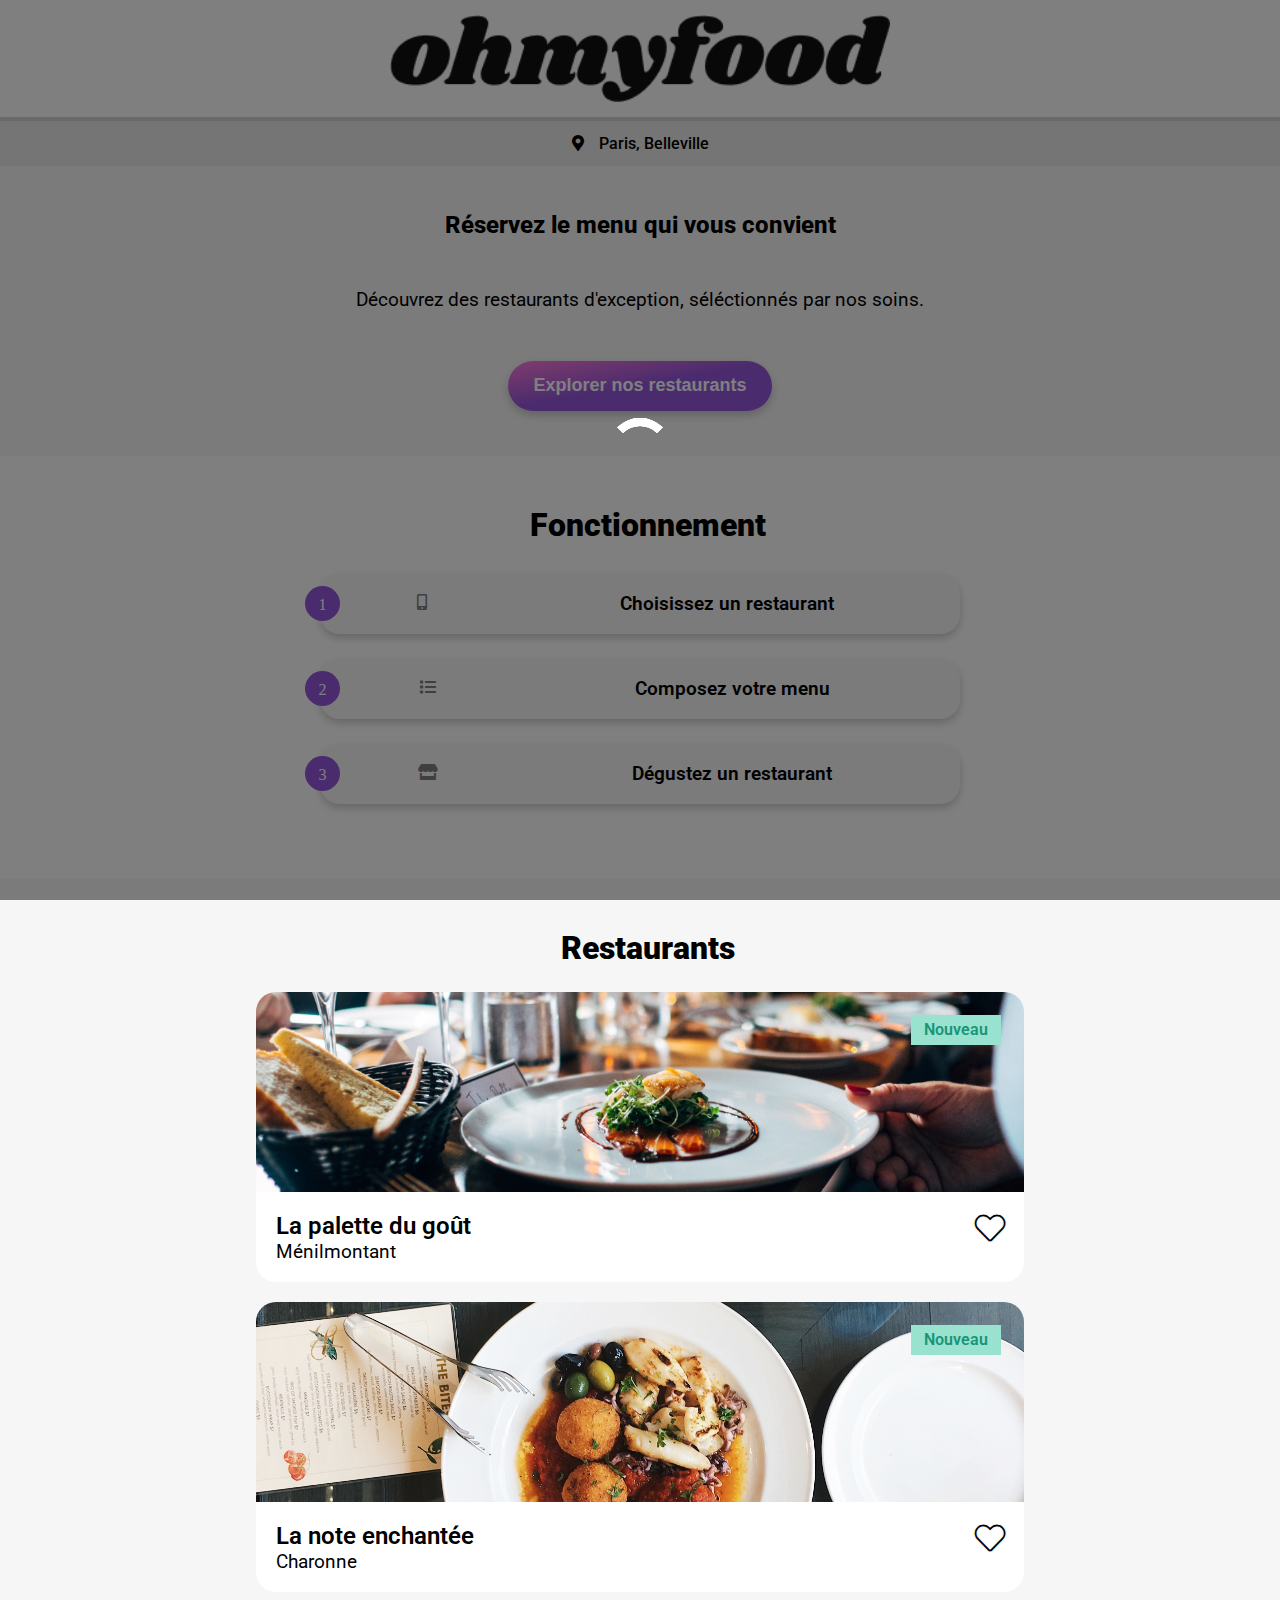
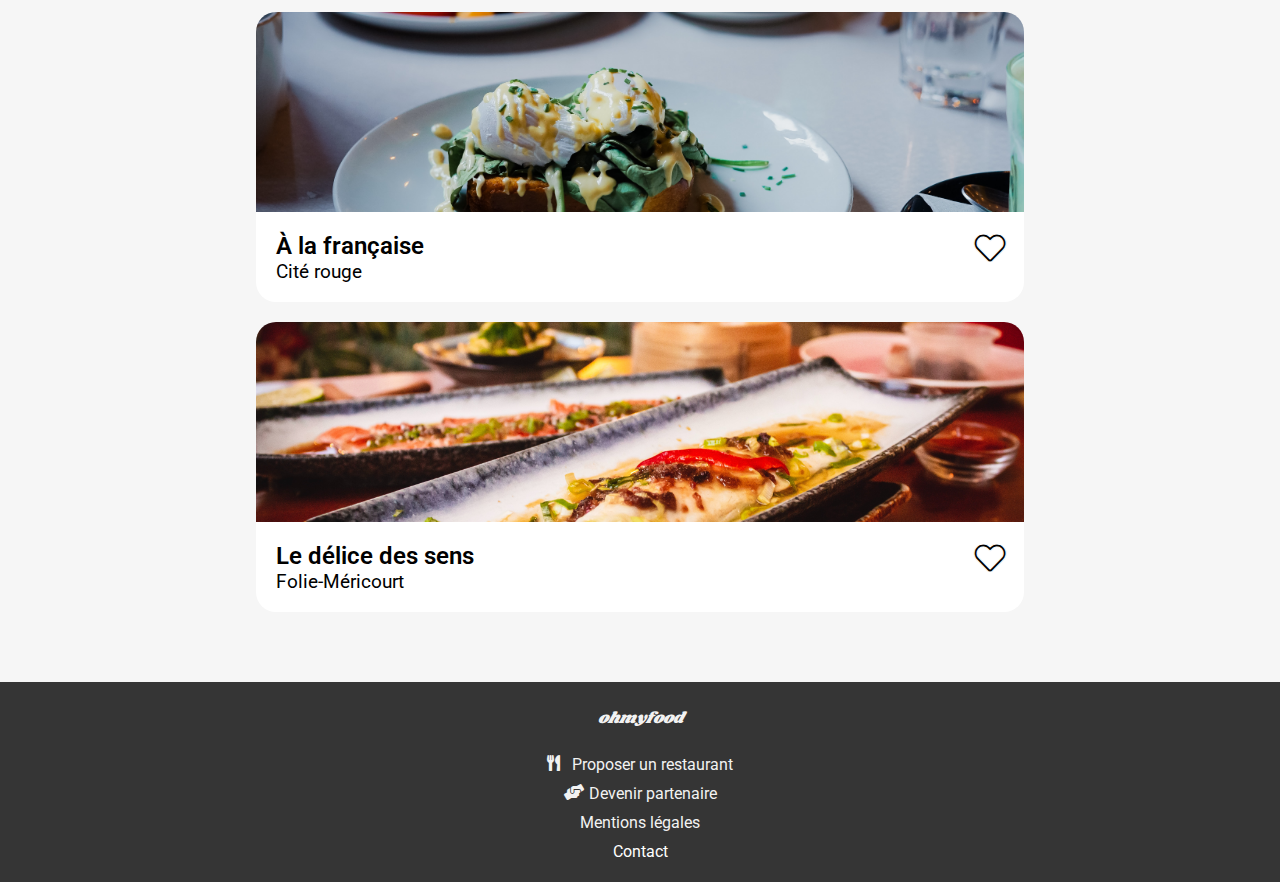
<file: index.html>
<!DOCTYPE html>
<html lang="fr">
<head>
    <meta charset="UTF-8">
    <meta http-equiv="X-UA-Compatible" content="IE=edge">
    <meta name="viewport" content="width=device-width, initial-scale=1.0">
    <link rel="stylesheet" href="https://cdnjs.cloudflare.com/ajax/libs/font-awesome/5.15.4/css/all.min.css" 
    integrity="sha512-1ycn6IcaQQ40/MKBW2W4Rhis/DbILU74C1vSrLJxCq57o941Ym01SwNsOMqvEBFlcgUa6xLiPY/NS5R+E6ztJQ==" crossorigin="anonymous" referrerpolicy="no-referrer"/>
    <link rel="preconnect" href="https://fonts.googleapis.com">
    <link rel="preconnect" href="https://fonts.gstatic.com" crossorigin>
    <link href="https://fonts.googleapis.com/css2?family=Roboto:wght@100;300;400;500;700;900&family=Shrikhand&display=swap" rel="stylesheet">
    <link rel="stylesheet" href="https://cdnjs.cloudflare.com/ajax/libs/font-awesome/4.7.0/css/font-awesome.min.css">
    <link rel="stylesheet" href="css/style.css">
    <title>Ohmyfood</title>
</head>

<body>

    <div id="overlay">
        <div class="lds-ring"><div></div><div></div><div></div><div></div></div>
    </div>
    
    <header>
        <div id="logo-wrapper">
            <i id="arrow-accueil" class="fas fa-arrow-left"></i>
            <img src="../images/logo/ohmyfood.png" alt="">          
        </div>
        <div id="hl-margintop"></div>
        <div id="header-location">
            <i class="fas fa-map-marker-alt"></i>
            <p>Paris, Belleville</p>
        </div>
        <div id="header-explorer">
            <p>Réservez le menu qui vous convient</p>
            <p>Découvrez des restaurants d'exception, séléctionnés par nos soins.</p>
            <button ><a href="#main-menu">Explorer nos restaurants</a></button>

        </div>
        
    </header>

    <main id="main-index">
        <p>Fonctionnement</p>
        <div id="main-process">
            
            <div class="main-list">
                <div class="main-numbers">1</div>
                <span><i class="fas fa-mobile-alt"></i></span>
                <p>Choisissez un restaurant</p>
            </div>
            
            <div class="main-list">
                <div class="main-numbers">2</div>
                <span><i class="fas fa-list"></i></span>
                <p>Composez votre menu</p>
            </div>
            <div class="main-list">
                <div class="main-numbers">3</div>
                <span><i class="fas fa-store"></i></span>
                <p>Dégustez un restaurant</p>
            </div>
        </div>

        <div id="main-menu">
            <p>Restaurants</p>
            <div class="menu-cards">
                <a href="menu_la_palette_du_gout.html"><div class="card-image">
                    <img src="/images/restaurants/jay-wennington-N_Y88TWmGwA-unsplash.jpg" alt="">
                    <p>Nouveau</p>
                </div></a> 
                <div class="card-text">
                    <div style="display:flex; flex-direction: column;">
                        <p>La palette du goût</p>
                        <p>Ménilmontant</p>
                    </div>
            
                    <div  class="card-heart">
                        <i class="fas fa-heart"></i>
                        <i class="far fa-heart"></i>
                    </div>
                </div>  
                
                <a href="menu_la_note_enchantee.html"><div class="card-image">
                    <img src="/images/restaurants/stil-u2Lp8tXIcjw-unsplash.jpg" alt="">
                    <p>Nouveau</p>
                </div></a>
                <div class="card-text">
                    <div>
                        <p>La note enchantée</p>
                        <p>Charonne</p>
                    </div>
                    <div  class="card-heart">
                        <i class="fas fa-heart"></i>
                        <i class="far fa-heart"></i>
                    </div>
                </div> 
                <a href="menu_a_la_francaise.html"><div class="card-image">
                    <img src="/images/restaurants/toa-heftiba-DQKerTsQwi0-unsplash.jpg" alt="">
                </div></a>
                <div class="card-text">
                    <div>
                        <p>À la française</p>
                        <p>Cité rouge</p>
                    </div>
                    <div  class="card-heart">
                        <i class="fas fa-heart"></i>
                        <i class="far fa-heart"></i>
                    </div>
                </div> 
                <a href="menu_le_delice_des_sens.html"><div class="card-image">
                    <img src="/images/restaurants/louis-hansel-shotsoflouis-qNBGVyOCY8Q-unsplash.jpg" alt="">
                </div></a>
                <div class="card-text">
                    <div>
                        <p>Le délice des sens</p>
                        <p>Folie-Méricourt</p>
                    </div>
                    <div  class="card-heart">
                        <i class="fas fa-heart"></i>
                        <i class="far fa-heart"></i>
                    </div>
                </div> 
            </div>
        </div>
        
    </main>

    <footer>
        <span id="footer-title">
            ohmyfood
        </span>
        <div id="footer-menu">
            <div id="footer-restaurant">
                <i class="fas fa-utensils"></i>
                <p>Proposer un restaurant</p>
            </div>
            <div id="footer-partners">
                <i class="fas fa-hands-helping"></i>
                <p>Devenir partenaire</p>
            </div>
                <p>Mentions légales</p>
                <a href="mailto:"><p>Contact</p></a>

        </div>
    </footer>
</body>
</html>
</file>
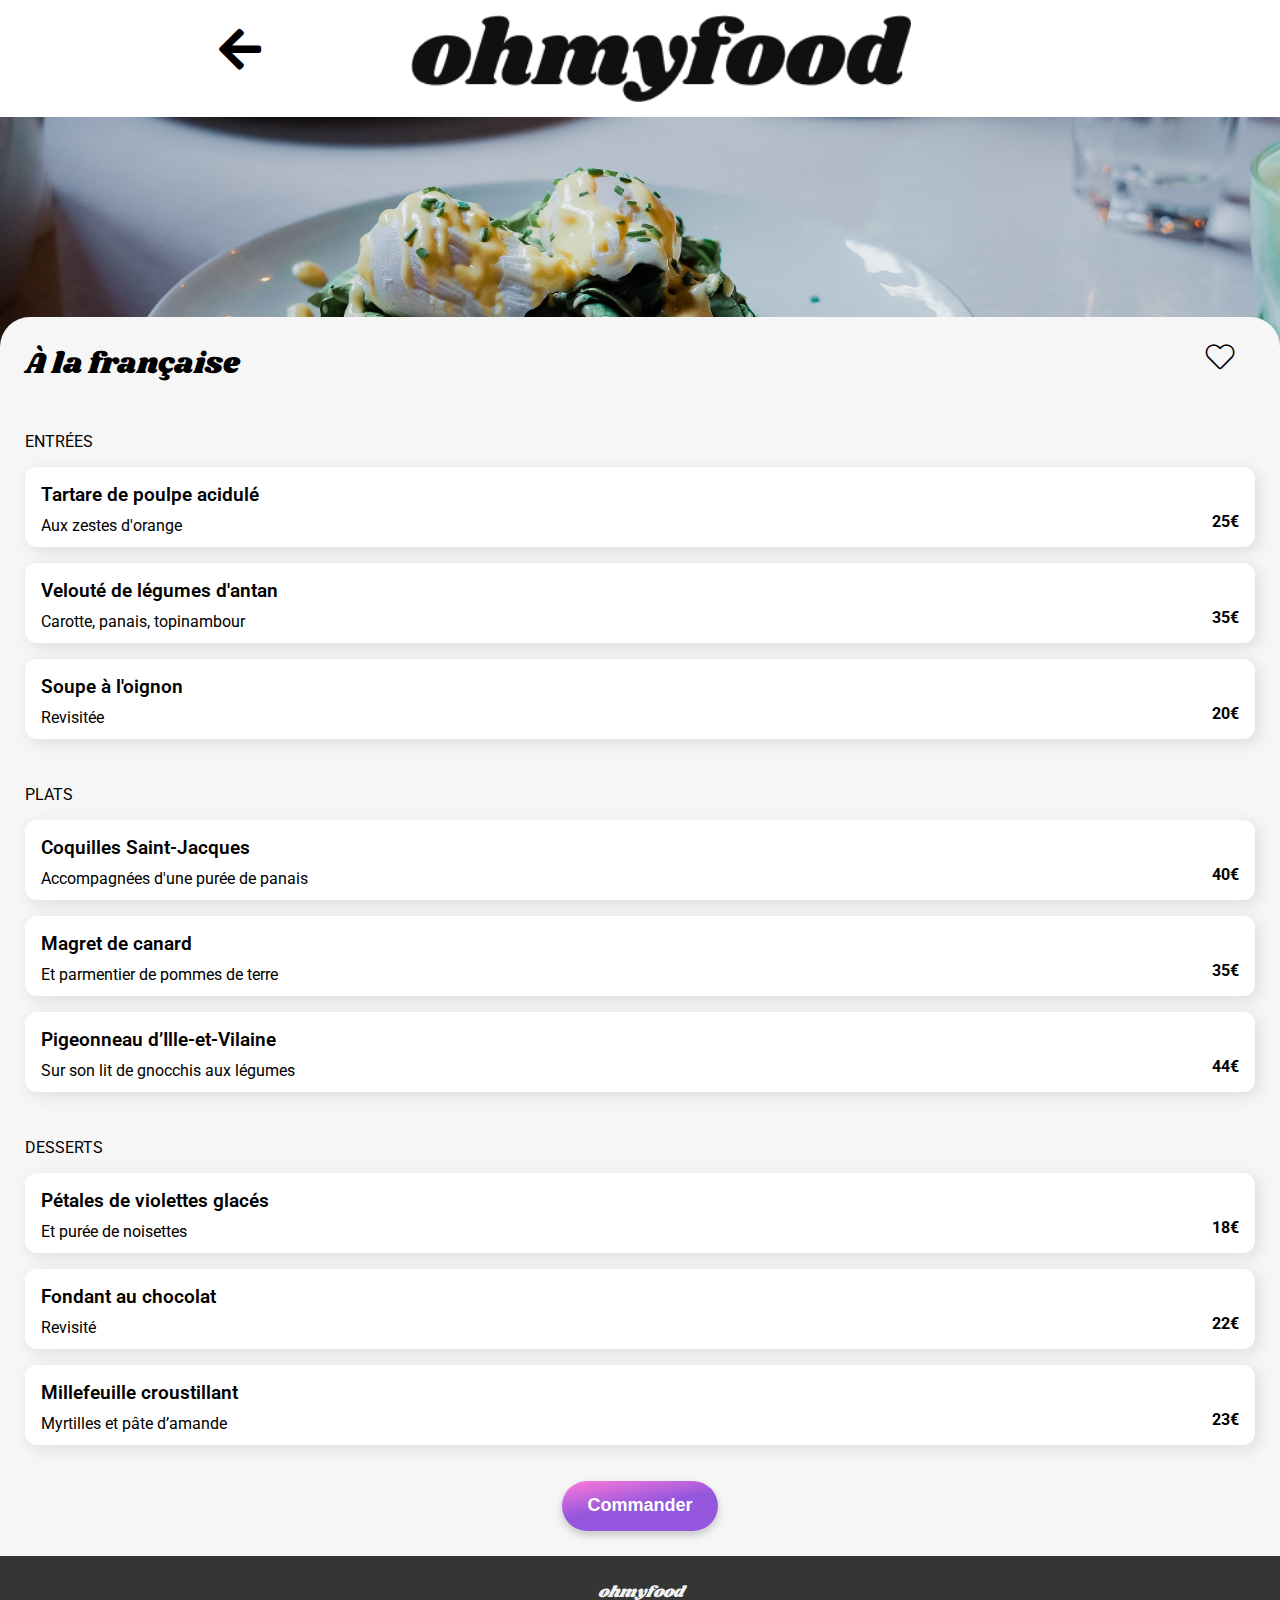
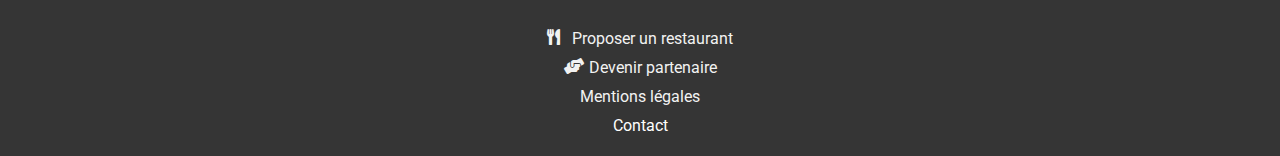
<file: menu_a_la_francaise.html>
<!DOCTYPE html>
<html lang="fr">
<head>
    <meta charset="UTF-8">
    <meta http-equiv="X-UA-Compatible" content="IE=edge">
    <meta name="viewport" content="width=device-width, initial-scale=1.0">
    <link rel="stylesheet" href="https://cdnjs.cloudflare.com/ajax/libs/font-awesome/5.15.4/css/all.min.css" integrity="sha512-1ycn6IcaQQ40/MKBW2W4Rhis/DbILU74C1vSrLJxCq57o941Ym01SwNsOMqvEBFlcgUa6xLiPY/NS5R+E6ztJQ==" crossorigin="anonymous" referrerpolicy="no-referrer" />
    <link rel="preconnect" href="https://fonts.googleapis.com">
    <link rel="preconnect" href="https://fonts.gstatic.com" crossorigin>
    <link href="https://fonts.googleapis.com/css2?family=Roboto:wght@100;300;400;500;700;900&family=Shrikhand&display=swap" rel="stylesheet">
    <link rel="stylesheet" href="https://cdnjs.cloudflare.com/ajax/libs/font-awesome/4.7.0/css/font-awesome.min.css">
    <link rel="stylesheet" href="css/style.css">
    <title>Menu - Le délice des sens</title>
</head>
<body>
    <header>
        <div id="logo-wrapper">
            <a href="index.html"><i class="fas fa-arrow-left"></i></a>
            <img src="/images/logo/ohmyfood.png" alt="">          
        </div>
        <img class="menu-image" src="/images/restaurants/toa-heftiba-DQKerTsQwi0-unsplash.jpg" alt="">
    </header>

    <main class="details-menu">
        <div class="menu-title">
            <span>À la française</span>
            <div  class="card-heart">
                <i class="fas fa-heart"></i>
                <i class="far fa-heart"></i>
            </div>
        </div>

        <div class="menu-entrees">
            <p class="menu-underline">ENTRÉES</p>
            <div class="main-dishes">
                <div class="menu-card__wrapper">
                    <div class="menu-card__wrapper__text-content">
                        <h4>Tartare de poulpe acidulé </h4>
                        <p>Aux zestes d'orange</p>
                    </div>
                    <div class="menu-card__wrapper__price">25€</div>
                    <div class="menu-card__wrapper__checkbox-div">
                        <span class="menu-card__wrapper__checkbox-div__icon-wrapper">
                            <i class="fas fa-check menu-card__wrapper__checkbox-div__icon-wrapper__icon"></i>
                        </span>
                    </div>
                </div>
                
                <div class="menu-card__wrapper">
                    <div class="menu-card__wrapper__text-content">
                        <h4>Velouté de légumes d'antan</h4>
                        <p>Carotte, panais, topinambour</p>
                    </div>
                    <div class="menu-card__wrapper__price">35€</div>
                    <div class="menu-card__wrapper__checkbox-div">
                        <span class="menu-card__wrapper__checkbox-div__icon-wrapper">
                            <i class="fas fa-check menu-card__wrapper__checkbox-div__icon-wrapper__icon"></i>
                        </span>
                    </div>
                </div>
                <div class="menu-card__wrapper">
                    <div class="menu-card__wrapper__text-content">
                        <h4>Soupe à l'oignon</h4>
                        <p>Revisitée</p>
                    </div>
                    <div class="menu-card__wrapper__price">20€</div>
                    <div class="menu-card__wrapper__checkbox-div">
                        <span class="menu-card__wrapper__checkbox-div__icon-wrapper">
                            <i class="fas fa-check menu-card__wrapper__checkbox-div__icon-wrapper__icon"></i>
                        </span>
                    </div>
                </div>
            </div>
        </div>

        <div class="menu-plats">
            <p class="menu-underline">PLATS</p>
            <div class="main-dishes">
                <div class="menu-card__wrapper">
                    <div class="menu-card__wrapper__text-content">
                        <h4>Coquilles Saint-Jacques</h4>
                        <p>Accompagnées d'une purée de panais</p>
                    </div>
                    <div class="menu-card__wrapper__price">40€</div>
                    <div class="menu-card__wrapper__checkbox-div">
                        <span class="menu-card__wrapper__checkbox-div__icon-wrapper">
                            <i class="fas fa-check menu-card__wrapper__checkbox-div__icon-wrapper__icon"></i>
                        </span>
                    </div>
                </div>
                <div class="menu-card__wrapper">
                    <div class="menu-card__wrapper__text-content">
                        <h4>Magret de canard</h4>
                        <p>Et parmentier de pommes de terre</p>
                    </div>
                    <div class="menu-card__wrapper__price">35€</div>
                    <div class="menu-card__wrapper__checkbox-div">
                        <span class="menu-card__wrapper__checkbox-div__icon-wrapper">
                            <i class="fas fa-check menu-card__wrapper__checkbox-div__icon-wrapper__icon"></i>
                        </span>
                    </div>
                </div>
                <div class="menu-card__wrapper">
                    <div class="menu-card__wrapper__text-content">
                        <h4>Pigeonneau d’Ille-et-Vilaine</h4>
                        <p>Sur son lit de gnocchis aux légumes</p>
                    </div>
                    <div class="menu-card__wrapper__price">44€</div>
                    <div class="menu-card__wrapper__checkbox-div">
                        <span class="menu-card__wrapper__checkbox-div__icon-wrapper">
                            <i class="fas fa-check menu-card__wrapper__checkbox-div__icon-wrapper__icon"></i>
                        </span>
                    </div>
                </div>
            </div>
        </div>

        <div class="menu-desserts">
            <p class="menu-underline">DESSERTS</p>
            <div class="main-dishes">
                <div class="menu-card__wrapper">
                    <div class="menu-card__wrapper__text-content">
                        <h4>Pétales de violettes glacés</h4>
                        <p>Et purée de noisettes</p>
                    </div>
                    <div class="menu-card__wrapper__price">18€</div>
                    <div class="menu-card__wrapper__checkbox-div">
                        <span class="menu-card__wrapper__checkbox-div__icon-wrapper">
                            <i class="fas fa-check menu-card__wrapper__checkbox-div__icon-wrapper__icon"></i>
                        </span>
                    </div>
                </div>
                <div class="menu-card__wrapper">
                    <div class="menu-card__wrapper__text-content">
                        <h4>Fondant au chocolat</h4>
                        <p>Revisité</p>
                    </div>
                    <div class="menu-card__wrapper__price">22€</div>                    
                    <div class="menu-card__wrapper__checkbox-div">
                        <span class="menu-card__wrapper__checkbox-div__icon-wrapper">
                            <i class="fas fa-check menu-card__wrapper__checkbox-div__icon-wrapper__icon"></i>
                        </span>
                    </div>
                </div>
                <div class="menu-card__wrapper">
                    <div class="menu-card__wrapper__text-content">
                        <h4>Millefeuille croustillant</h4>
                        <p>Myrtilles et pâte d’amande</p>
                    </div>
                    <div class="menu-card__wrapper__price">23€</div>
                    <div class="menu-card__wrapper__checkbox-div">
                        <span class="menu-card__wrapper__checkbox-div__icon-wrapper">
                            <i class="fas fa-check menu-card__wrapper__checkbox-div__icon-wrapper__icon"></i>
                        </span>
                    </div>
                </div>
            </div>
        </div>

        <button>Commander</button>
    </main>
    
    <footer>
        <span id="footer-title">
            ohmyfood
        </span>
        <div id="footer-menu">
            <div id="footer-restaurant">
                <i class="fas fa-utensils"></i>
                <p>Proposer un restaurant</p>
            </div>
            <div id="footer-partners">
                <i class="fas fa-hands-helping"></i>
                <p>Devenir partenaire</p>
            </div>
                <p>Mentions légales</p>
                <a href="mailto:"><p>Contact</p></a>
        </div>
    </footer>
</body>
</html>
</file>
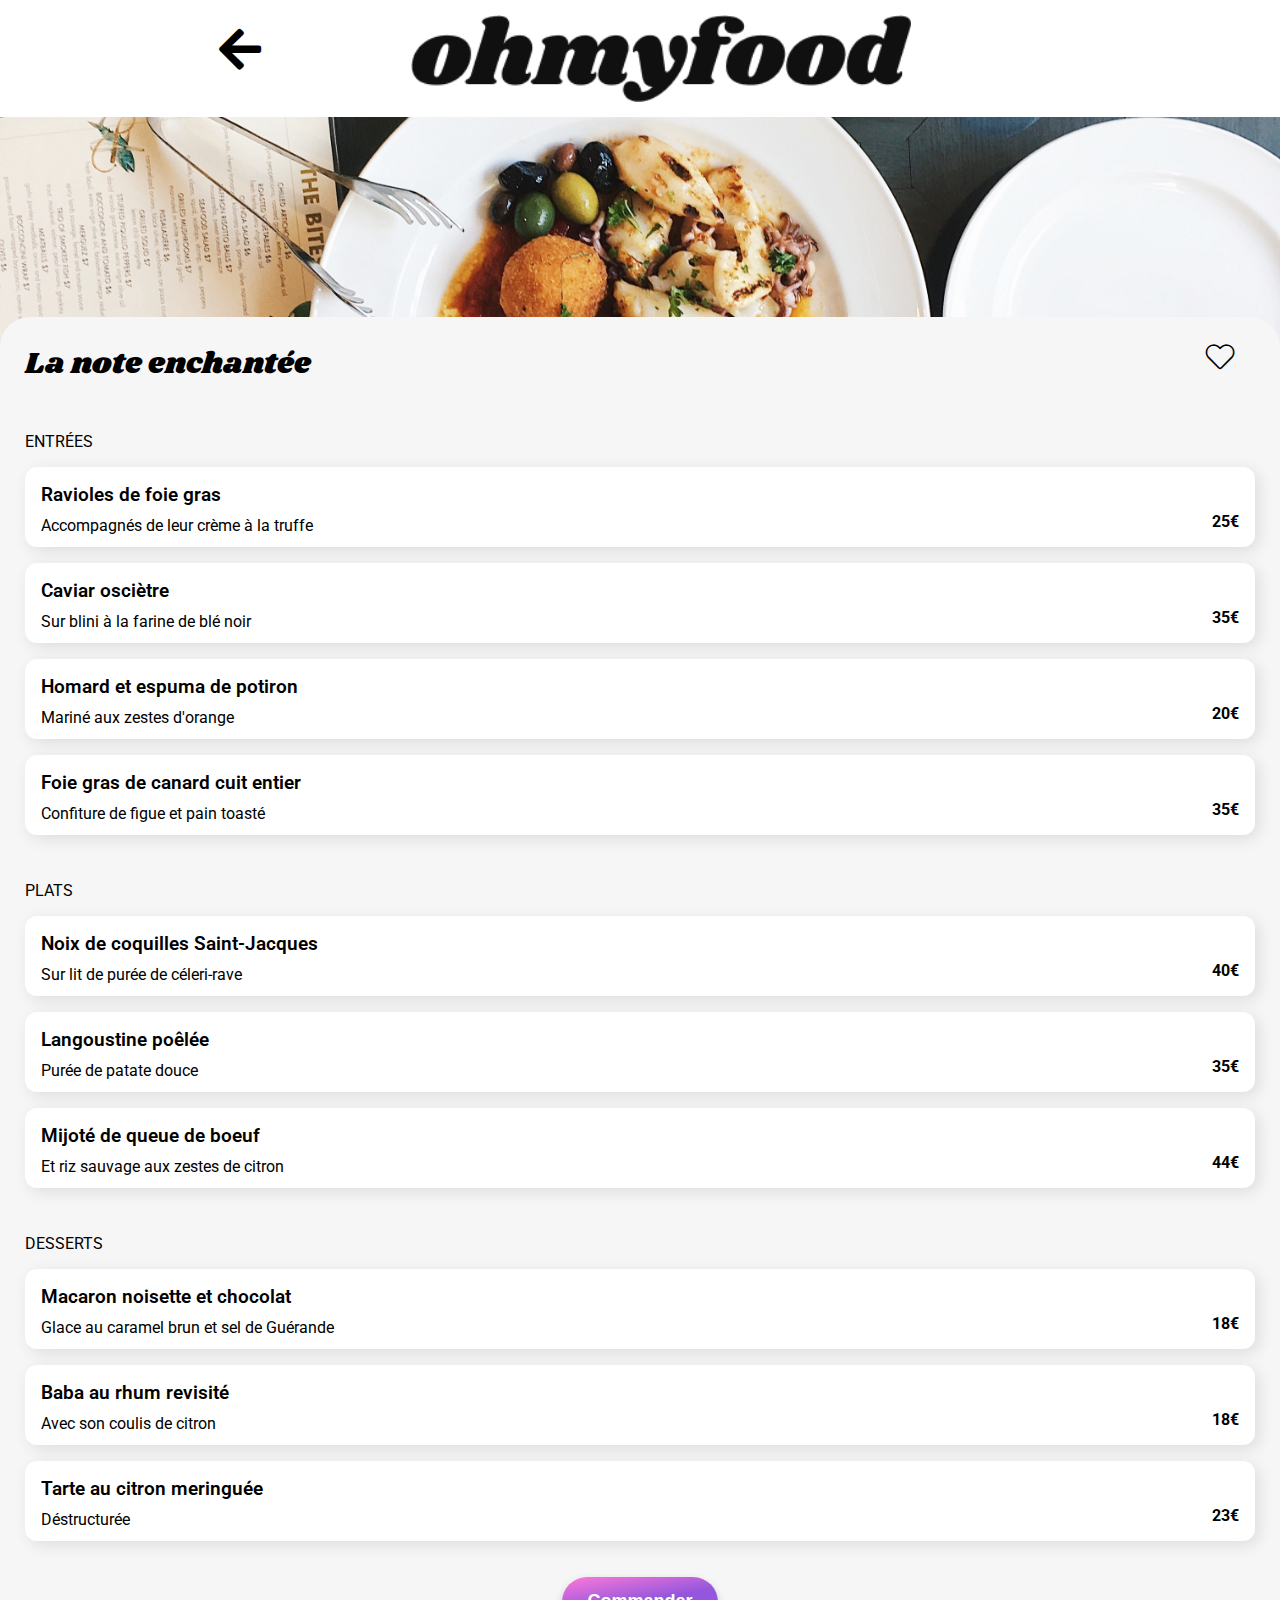
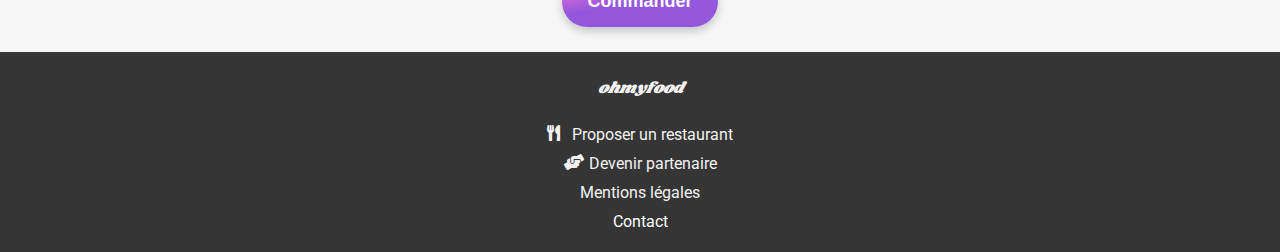
<file: menu_la_note_enchantee.html>
<!DOCTYPE html>
<html lang="fr">
<head>
    <meta charset="UTF-8">
    <meta http-equiv="X-UA-Compatible" content="IE=edge">
    <meta name="viewport" content="width=device-width, initial-scale=1.0">
    <link rel="stylesheet" href="https://cdnjs.cloudflare.com/ajax/libs/font-awesome/5.15.4/css/all.min.css" integrity="sha512-1ycn6IcaQQ40/MKBW2W4Rhis/DbILU74C1vSrLJxCq57o941Ym01SwNsOMqvEBFlcgUa6xLiPY/NS5R+E6ztJQ==" crossorigin="anonymous" referrerpolicy="no-referrer" />
    <link rel="preconnect" href="https://fonts.googleapis.com">
    <link rel="preconnect" href="https://fonts.gstatic.com" crossorigin>
    <link href="https://fonts.googleapis.com/css2?family=Roboto:wght@100;300;400;500;700;900&family=Shrikhand&display=swap" rel="stylesheet">
    <link rel="stylesheet" href="https://cdnjs.cloudflare.com/ajax/libs/font-awesome/4.7.0/css/font-awesome.min.css">
    <link rel="stylesheet" href="css/style.css">
    <title>Menu - La note enchanté</title>
</head>
<body>
    <header>
        <div id="logo-wrapper">
            <a href="index.html"><i class="fas fa-arrow-left"></i></a>
            <img src="/images/logo/ohmyfood.png" alt="">          
        </div>
        <img class="menu-image"  src="/images/restaurants/stil-u2Lp8tXIcjw-unsplash.jpg" alt="">
    </header>

        <main class="details-menu">
            <div class="menu-title">
                <span>La note enchantée</span>
                <div  class="card-heart">
                    <i class="fas fa-heart"></i>
                    <i class="far fa-heart"></i>
                </div>
            </div>

            <div class="menu-entrees">
                <p class="menu-underline">ENTRÉES</p>
                <div class="main-dishes">
                    <div class="menu-card__wrapper">
                        <div class="menu-card__wrapper__text-content">
                            <h4>Ravioles de foie gras </h4>
                            <p>Accompagnés de leur crème à la truffe</p>
                        </div>
                        <div class="menu-card__wrapper__price">25€</div>
                        <div class="menu-card__wrapper__checkbox-div">
                            <span class="menu-card__wrapper__checkbox-div__icon-wrapper">
                                <i class="fas fa-check menu-card__wrapper__checkbox-div__icon-wrapper__icon"></i>
                            </span>
                        </div>
                    </div>
                    
                    <div class="menu-card__wrapper">
                        <div class="menu-card__wrapper__text-content">
                            <h4>Caviar osciètre</h4>
                            <p>Sur blini à la farine de blé noir</p>
                        </div>
                        <div class="menu-card__wrapper__price">35€</div>
                        <div class="menu-card__wrapper__checkbox-div">
                            <span class="menu-card__wrapper__checkbox-div__icon-wrapper">
                                <i class="fas fa-check menu-card__wrapper__checkbox-div__icon-wrapper__icon"></i>
                            </span>
                        </div>
                    </div>
                    <div class="menu-card__wrapper">
                        <div class="menu-card__wrapper__text-content">
                            <h4>Homard et espuma de potiron</h4>
                            <p>Mariné aux zestes d'orange</p>
                        </div>
                        <div class="menu-card__wrapper__price">20€</div>
                        <div class="menu-card__wrapper__checkbox-div">
                            <span class="menu-card__wrapper__checkbox-div__icon-wrapper">
                                <i class="fas fa-check menu-card__wrapper__checkbox-div__icon-wrapper__icon"></i>
                            </span>
                        </div>
                    </div>
                    <div class="menu-card__wrapper">
                        <div class="menu-card__wrapper__text-content">
                            <h4>Foie gras de canard cuit entier</h4>
                            <p>Confiture de figue et pain toasté</p>
                        </div>
                        <div class="menu-card__wrapper__price">35€</div>
                        <div class="menu-card__wrapper__checkbox-div">
                            <span class="menu-card__wrapper__checkbox-div__icon-wrapper">
                                <i class="fas fa-check menu-card__wrapper__checkbox-div__icon-wrapper__icon"></i>
                            </span>
                        </div>
                    </div>
                </div>
            </div>
    
            <div class="menu-plats">
                <p class="menu-underline">PLATS</p>
                <div class="main-dishes">
                    <div class="menu-card__wrapper">
                        <div class="menu-card__wrapper__text-content">
                            <h4>Noix de coquilles Saint-Jacques</h4>
                            <p>Sur lit de purée de céleri-rave</p>
                        </div>
                        <div class="menu-card__wrapper__price">40€</div>
                        <div class="menu-card__wrapper__checkbox-div">
                            <span class="menu-card__wrapper__checkbox-div__icon-wrapper">
                                <i class="fas fa-check menu-card__wrapper__checkbox-div__icon-wrapper__icon"></i>
                            </span>
                        </div>
                    </div>
                    <div class="menu-card__wrapper">
                        <div class="menu-card__wrapper__text-content">
                            <h4>Langoustine poêlée</h4>
                            <p>Purée de patate douce</p>
                        </div>
                        <div class="menu-card__wrapper__price">35€</div>
                        <div class="menu-card__wrapper__checkbox-div">
                            <span class="menu-card__wrapper__checkbox-div__icon-wrapper">
                                <i class="fas fa-check menu-card__wrapper__checkbox-div__icon-wrapper__icon"></i>
                            </span>
                        </div>
                    </div>
                    <div class="menu-card__wrapper">
                        <div class="menu-card__wrapper__text-content">
                            <h4>Mijoté de queue de boeuf</h4>
                            <p>Et riz sauvage aux zestes de citron</p>
                        </div>
                        <div class="menu-card__wrapper__price">44€</div>
                        <div class="menu-card__wrapper__checkbox-div">
                            <span class="menu-card__wrapper__checkbox-div__icon-wrapper">
                                <i class="fas fa-check menu-card__wrapper__checkbox-div__icon-wrapper__icon"></i>
                            </span>
                        </div>
                    </div>
                </div>
            </div>

            <div class="menu-desserts">
                <p class="menu-underline">DESSERTS</p>
                <div class="main-dishes">
                    <div class="menu-card__wrapper">
                        <div class="menu-card__wrapper__text-content">
                            <h4>Macaron noisette et chocolat</h4>
                            <p>Glace au caramel brun et sel de Guérande</p>
                        </div>
                        <div class="menu-card__wrapper__price">18€</div>
                        <div class="menu-card__wrapper__checkbox-div">
                            <span class="menu-card__wrapper__checkbox-div__icon-wrapper">
                                <i class="fas fa-check menu-card__wrapper__checkbox-div__icon-wrapper__icon"></i>
                            </span>
                        </div>
                    </div>
                    <div class="menu-card__wrapper">
                        <div class="menu-card__wrapper__text-content">
                            <h4>Baba au rhum revisité</h4>
                            <p>Avec son coulis de citron</p>
                        </div>
                        <div class="menu-card__wrapper__price">18€</div>                    
                        <div class="menu-card__wrapper__checkbox-div">
                            <span class="menu-card__wrapper__checkbox-div__icon-wrapper">
                                <i class="fas fa-check menu-card__wrapper__checkbox-div__icon-wrapper__icon"></i>
                            </span>
                        </div>
                    </div>
                    <div class="menu-card__wrapper">
                        <div class="menu-card__wrapper__text-content">
                            <h4>Tarte au citron meringuée</h4>
                            <p>Déstructurée</p>
                        </div>
                        <div class="menu-card__wrapper__price">23€</div>
                        <div class="menu-card__wrapper__checkbox-div">
                            <span class="menu-card__wrapper__checkbox-div__icon-wrapper">
                                <i class="fas fa-check menu-card__wrapper__checkbox-div__icon-wrapper__icon"></i>
                            </span>
                        </div>
                    </div>
                </div>
            </div>
            <button>Commander</button>
        </main>
    
    <footer>
        <span id="footer-title">
            ohmyfood
        </span>
        <div id="footer-menu">
            <div id="footer-restaurant">
                <i class="fas fa-utensils"></i>
                <p>Proposer un restaurant</p>
            </div>
            <div id="footer-partners">
                <i class="fas fa-hands-helping"></i>
                <p>Devenir partenaire</p>
            </div>
                <p>Mentions légales</p>
                <a href="mailto:"><p>Contact</p></a>
        </div>
    </footer>
</body>
</html>
</file>
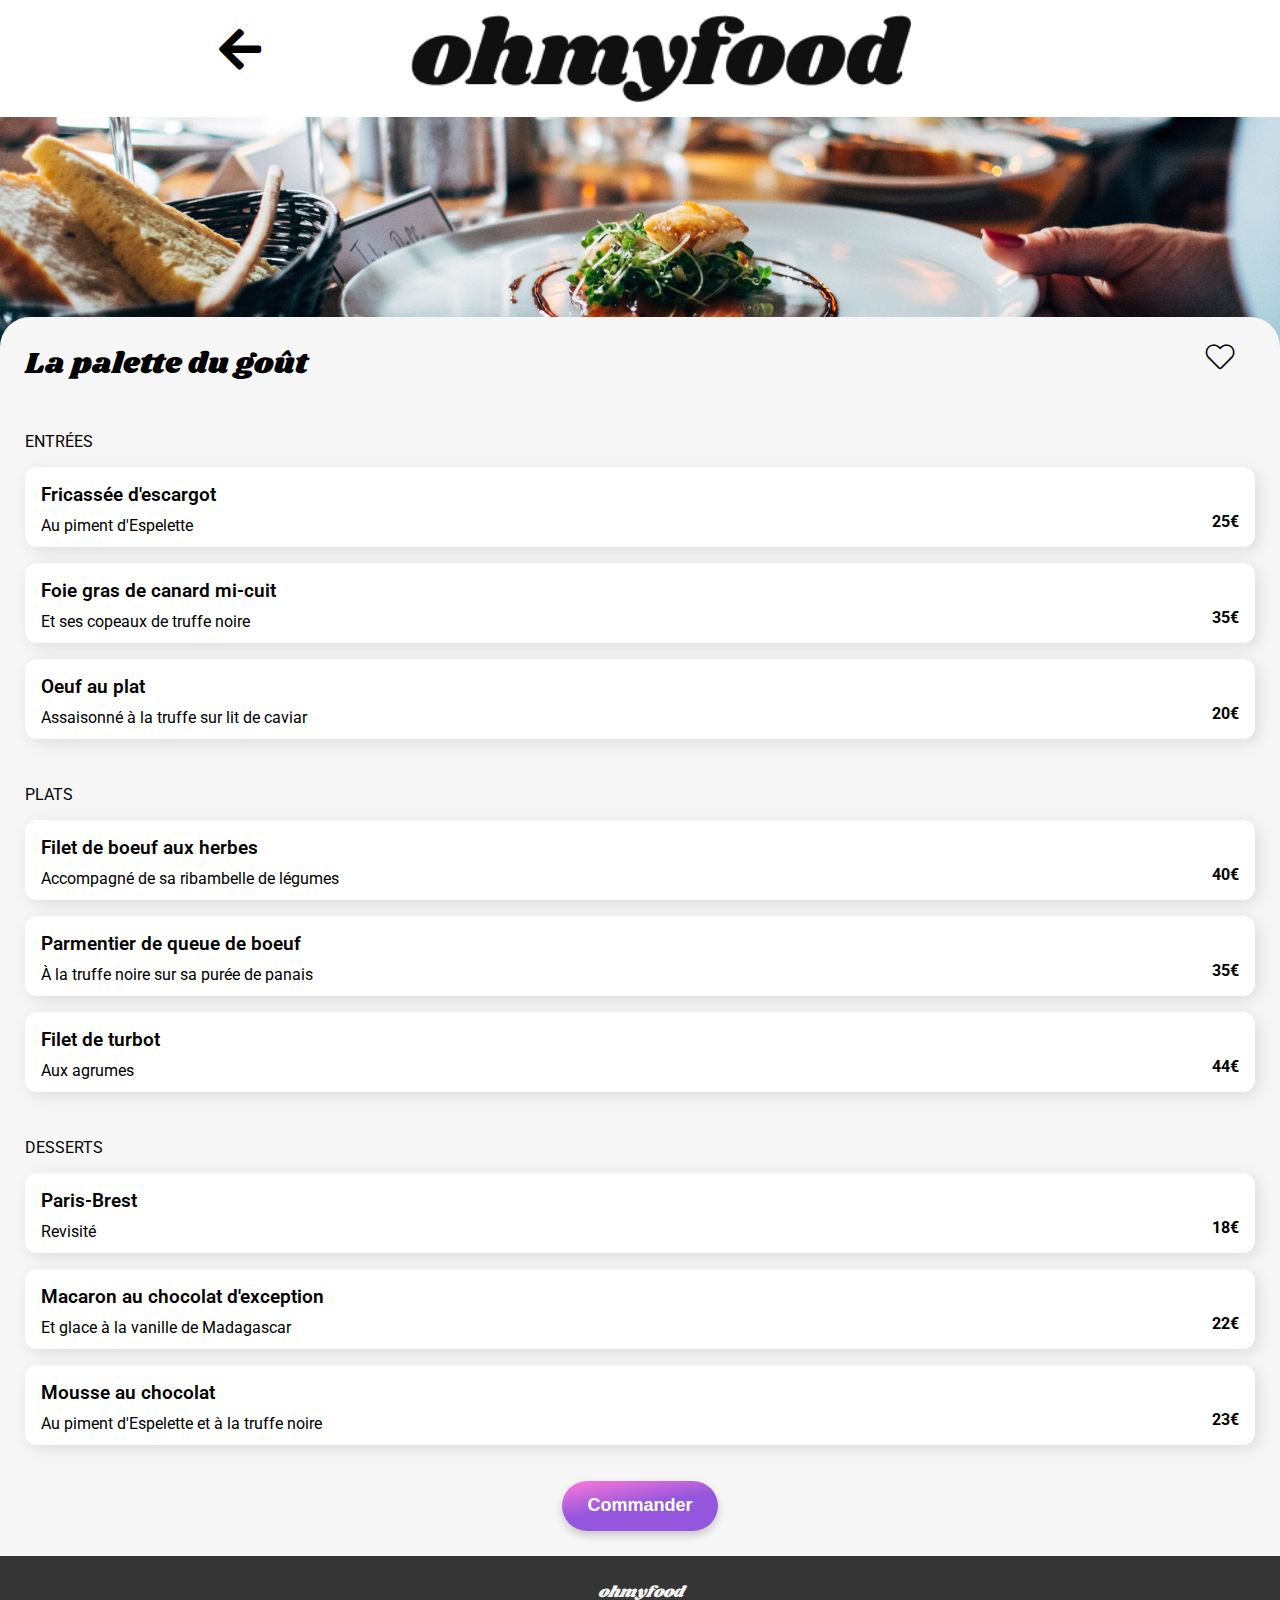
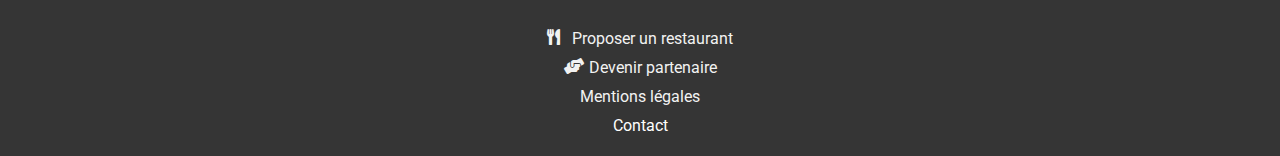
<file: menu_la_palette_du_gout.html>
<!DOCTYPE html>
<html lang="fr">
<head>
    <meta charset="UTF-8">
    <meta http-equiv="X-UA-Compatible" content="IE=edge">
    <meta name="viewport" content="width=device-width, initial-scale=1.0">
    <link rel="stylesheet" href="https://cdnjs.cloudflare.com/ajax/libs/font-awesome/5.15.4/css/all.min.css" integrity="sha512-1ycn6IcaQQ40/MKBW2W4Rhis/DbILU74C1vSrLJxCq57o941Ym01SwNsOMqvEBFlcgUa6xLiPY/NS5R+E6ztJQ==" crossorigin="anonymous" referrerpolicy="no-referrer" />
    <link rel="preconnect" href="https://fonts.googleapis.com">
    <link rel="preconnect" href="https://fonts.gstatic.com" crossorigin>
    <link href="https://fonts.googleapis.com/css2?family=Roboto:wght@100;300;400;500;700;900&family=Shrikhand&display=swap" rel="stylesheet">
    <link rel="stylesheet" href="https://cdnjs.cloudflare.com/ajax/libs/font-awesome/4.7.0/css/font-awesome.min.css">
    <link rel="stylesheet" href="css/style.css">
    <title>Menu - La palette du goût</title>
</head>
<body>
    <header>
        <div id="logo-wrapper">
            <a href="index.html"><i class="fas fa-arrow-left"></i></a>
            <img src="/images/logo/ohmyfood.png" alt="">          
        </div>
        <img class="menu-image" src="/images/restaurants/jay-wennington-N_Y88TWmGwA-unsplash.jpg" alt="">
    </header>

    <main class="details-menu">
        <div class="menu-title">
            <span>La palette du goût</span>
            <div  class="card-heart">
                <i class="fas fa-heart"></i>
                <i class="far fa-heart"></i>
            </div>
        </div>

        <div class="menu-entrees">
            <p class="menu-underline">ENTRÉES</p>
            <div class="main-dishes">
                <div class="menu-card__wrapper">
                    <div class="menu-card__wrapper__text-content">
                        <h4>Fricassée d'escargot </h4>
                        <p>Au piment d'Espelette </p>
                    </div>
                    <div class="menu-card__wrapper__price">25€</div>
                    <div class="menu-card__wrapper__checkbox-div">
                        <span class="menu-card__wrapper__checkbox-div__icon-wrapper">
                            <i class="fas fa-check menu-card__wrapper__checkbox-div__icon-wrapper__icon"></i>
                        </span>
                    </div>
                </div>
                
                <div class="menu-card__wrapper">
                    <div class="menu-card__wrapper__text-content">
                        <h4>Foie gras de canard mi-cuit</h4>
                        <p>Et ses copeaux de truffe noire</p>
                    </div>
                    <div class="menu-card__wrapper__price">35€</div>
                    <div class="menu-card__wrapper__checkbox-div">
                        <span class="menu-card__wrapper__checkbox-div__icon-wrapper">
                            <i class="fas fa-check menu-card__wrapper__checkbox-div__icon-wrapper__icon"></i>
                        </span>
                    </div>
                </div>
                <div class="menu-card__wrapper">
                    <div class="menu-card__wrapper__text-content">
                        <h4>Oeuf au plat</h4>
                        <p>Assaisonné à la truffe sur lit de caviar</p>
                    </div>
                    <div class="menu-card__wrapper__price">20€</div>
                    <div class="menu-card__wrapper__checkbox-div">
                        <span class="menu-card__wrapper__checkbox-div__icon-wrapper">
                            <i class="fas fa-check menu-card__wrapper__checkbox-div__icon-wrapper__icon"></i>
                        </span>
                    </div>
                </div>
            </div>
        </div>

        <div class="menu-plats">
            <p class="menu-underline">PLATS</p>
            <div class="main-dishes">
                <div class="menu-card__wrapper">
                    <div class="menu-card__wrapper__text-content">
                        <h4>Filet de boeuf aux herbes</h4>
                        <p>Accompagné de sa ribambelle de légumes</p>
                    </div>
                    <div class="menu-card__wrapper__price">40€</div>
                    <div class="menu-card__wrapper__checkbox-div">
                        <span class="menu-card__wrapper__checkbox-div__icon-wrapper">
                            <i class="fas fa-check menu-card__wrapper__checkbox-div__icon-wrapper__icon"></i>
                        </span>
                    </div>
                </div>
                <div class="menu-card__wrapper">
                    <div class="menu-card__wrapper__text-content">
                        <h4>Parmentier de queue de boeuf</h4>
                        <p>À la truffe noire sur sa purée de panais</p>
                    </div>
                    <div class="menu-card__wrapper__price">35€</div>
                    <div class="menu-card__wrapper__checkbox-div">
                        <span class="menu-card__wrapper__checkbox-div__icon-wrapper">
                            <i class="fas fa-check menu-card__wrapper__checkbox-div__icon-wrapper__icon"></i>
                        </span>
                    </div>
                </div>
                <div class="menu-card__wrapper">
                    <div class="menu-card__wrapper__text-content">
                        <h4>Filet de turbot</h4>
                        <p>Aux agrumes</p>
                    </div>
                    <div class="menu-card__wrapper__price">44€</div>
                    <div class="menu-card__wrapper__checkbox-div">
                        <span class="menu-card__wrapper__checkbox-div__icon-wrapper">
                            <i class="fas fa-check menu-card__wrapper__checkbox-div__icon-wrapper__icon"></i>
                        </span>
                    </div>
                </div>
            </div>
        </div>

        <div class="menu-desserts">
            <p class="menu-underline">DESSERTS</p>
            <div class="main-dishes">
                <div class="menu-card__wrapper">
                    <div class="menu-card__wrapper__text-content">
                        <h4>Paris-Brest</h4>
                        <p>Revisité</p>
                    </div>
                    <div class="menu-card__wrapper__price">18€</div>
                    <div class="menu-card__wrapper__checkbox-div">
                        <span class="menu-card__wrapper__checkbox-div__icon-wrapper">
                            <i class="fas fa-check menu-card__wrapper__checkbox-div__icon-wrapper__icon"></i>
                        </span>
                    </div>
                </div>
                <div class="menu-card__wrapper">
                    <div class="menu-card__wrapper__text-content">
                        <h4>Macaron au chocolat d'exception </h4>
                        <p>Et glace à la vanille de Madagascar</p>
                    </div>
                    <div class="menu-card__wrapper__price">22€</div>                    
                    <div class="menu-card__wrapper__checkbox-div">
                        <span class="menu-card__wrapper__checkbox-div__icon-wrapper">
                            <i class="fas fa-check menu-card__wrapper__checkbox-div__icon-wrapper__icon"></i>
                        </span>
                    </div>
                </div>
                <div class="menu-card__wrapper">
                    <div class="menu-card__wrapper__text-content">
                        <h4>Mousse au chocolat </h4>
                        <p>Au piment d'Espelette et à la truffe noire</p>
                    </div>
                    <div class="menu-card__wrapper__price">23€</div>
                    <div class="menu-card__wrapper__checkbox-div">
                        <span class="menu-card__wrapper__checkbox-div__icon-wrapper">
                            <i class="fas fa-check menu-card__wrapper__checkbox-div__icon-wrapper__icon"></i>
                        </span>
                    </div>
                </div>
            </div>
        </div>
        <button>Commander</button>
    </main>
    
    <footer>
        <span id="footer-title">
            ohmyfood
        </span>
        <div id="footer-menu">
            <div id="footer-restaurant">
                <i class="fas fa-utensils"></i>
                <p>Proposer un restaurant</p>
            </div>
            <div id="footer-partners">
                <i class="fas fa-hands-helping"></i>
                <p>Devenir partenaire</p>
            </div>
                <p>Mentions légales</p>
                <a href="mailto:"><p>Contact</p></a>
        </div>
    </footer>
</body>
</html>
</file>
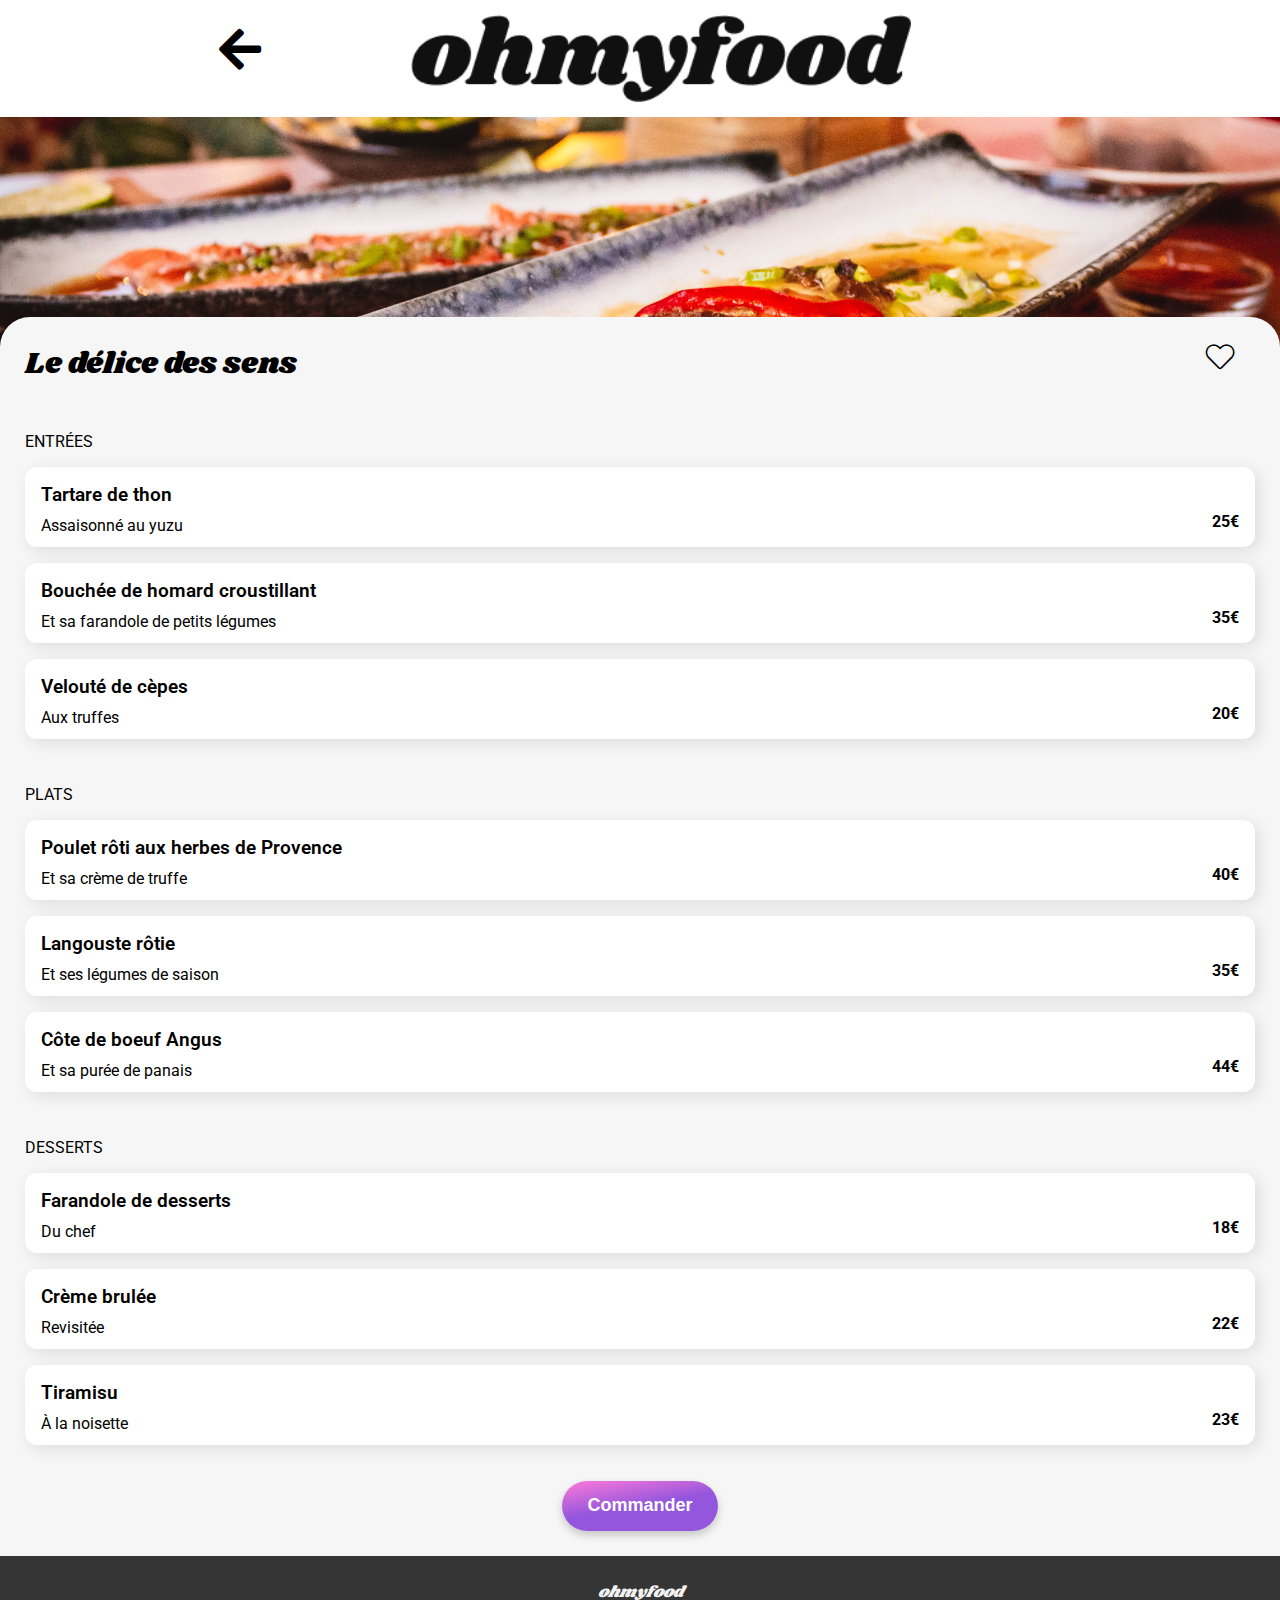
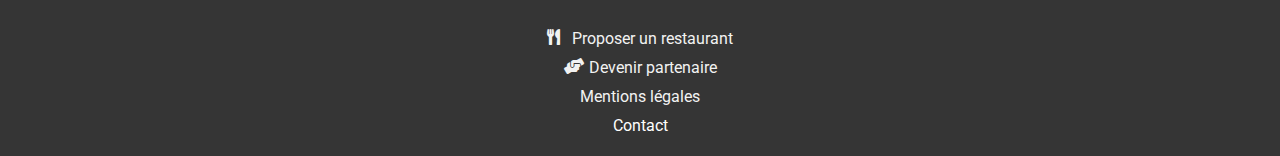
<file: menu_le_delice_des_sens.html>
<!DOCTYPE html>
<html lang="fr">
<head>
    <meta charset="UTF-8">
    <meta http-equiv="X-UA-Compatible" content="IE=edge">
    <meta name="viewport" content="width=device-width, initial-scale=1.0">
    <link rel="stylesheet" href="https://cdnjs.cloudflare.com/ajax/libs/font-awesome/5.15.4/css/all.min.css" integrity="sha512-1ycn6IcaQQ40/MKBW2W4Rhis/DbILU74C1vSrLJxCq57o941Ym01SwNsOMqvEBFlcgUa6xLiPY/NS5R+E6ztJQ==" crossorigin="anonymous" referrerpolicy="no-referrer" />
    <link rel="preconnect" href="https://fonts.googleapis.com">
    <link rel="preconnect" href="https://fonts.gstatic.com" crossorigin>
    <link href="https://fonts.googleapis.com/css2?family=Roboto:wght@100;300;400;500;700;900&family=Shrikhand&display=swap" rel="stylesheet">
    <link rel="stylesheet" href="https://cdnjs.cloudflare.com/ajax/libs/font-awesome/4.7.0/css/font-awesome.min.css">
    <link rel="stylesheet" href="css/style.css">
    <title>Menu - Le délice des sens</title>
</head>
<body>
    <header>
        <div id="logo-wrapper">
            <a href="index.html"><i class="fas fa-arrow-left"></i></a>
            <img src="/images/logo/ohmyfood.png" alt="">          
        </div>
        <img class="menu-image" src="/images/restaurants/louis-hansel-shotsoflouis-qNBGVyOCY8Q-unsplash.jpg" alt="">
    </header>

    <main class="details-menu">
        <div class="menu-title">
            <span>Le délice des sens</span>
            <div  class="card-heart">
                <i class="fas fa-heart"></i>
                <i class="far fa-heart"></i>
            </div>
        </div>

        <div class="menu-entrees">
            <p class="menu-underline">ENTRÉES</p>
            <div class="main-dishes">
                <div class="menu-card__wrapper">
                    <div class="menu-card__wrapper__text-content">
                        <h4>Tartare de thon </h4>
                        <p>Assaisonné au yuzu</p>
                    </div>
                    <div class="menu-card__wrapper__price">25€</div>
                    <div class="menu-card__wrapper__checkbox-div">
                        <span class="menu-card__wrapper__checkbox-div__icon-wrapper">
                            <i class="fas fa-check menu-card__wrapper__checkbox-div__icon-wrapper__icon"></i>
                        </span>
                    </div>
                </div>
                
                <div class="menu-card__wrapper">
                    <div class="menu-card__wrapper__text-content">
                        <h4>Bouchée de homard croustillant </h4>
                        <p>Et sa farandole de petits légumes</p>
                    </div>
                    <div class="menu-card__wrapper__price">35€</div>
                    <div class="menu-card__wrapper__checkbox-div">
                        <span class="menu-card__wrapper__checkbox-div__icon-wrapper">
                            <i class="fas fa-check menu-card__wrapper__checkbox-div__icon-wrapper__icon"></i>
                        </span>
                    </div>
                </div>
                <div class="menu-card__wrapper">
                    <div class="menu-card__wrapper__text-content">
                        <h4>Velouté de cèpes </h4>
                        <p>Aux truffes</p>
                    </div>
                    <div class="menu-card__wrapper__price">20€</div>
                    <div class="menu-card__wrapper__checkbox-div">
                        <span class="menu-card__wrapper__checkbox-div__icon-wrapper">
                            <i class="fas fa-check menu-card__wrapper__checkbox-div__icon-wrapper__icon"></i>
                        </span>
                    </div>
                </div>
            </div>
        </div>

        <div class="menu-plats">
            <p class="menu-underline">PLATS</p>
            <div class="main-dishes">
                <div class="menu-card__wrapper">
                    <div class="menu-card__wrapper__text-content">
                        <h4>Poulet rôti aux herbes de Provence </h4>
                        <p>Et sa crème de truffe</p>
                    </div>
                    <div class="menu-card__wrapper__price">40€</div>
                    <div class="menu-card__wrapper__checkbox-div">
                        <span class="menu-card__wrapper__checkbox-div__icon-wrapper">
                            <i class="fas fa-check menu-card__wrapper__checkbox-div__icon-wrapper__icon"></i>
                        </span>
                    </div>
                </div>
                <div class="menu-card__wrapper">
                    <div class="menu-card__wrapper__text-content">
                        <h4>Langouste rôtie </h4>
                        <p>Et ses légumes de saison</p>
                    </div>
                    <div class="menu-card__wrapper__price">35€</div>
                    <div class="menu-card__wrapper__checkbox-div">
                        <span class="menu-card__wrapper__checkbox-div__icon-wrapper">
                            <i class="fas fa-check menu-card__wrapper__checkbox-div__icon-wrapper__icon"></i>
                        </span>
                    </div>
                </div>
                <div class="menu-card__wrapper">
                    <div class="menu-card__wrapper__text-content">
                        <h4>Côte de boeuf Angus </h4>
                        <p>Et sa purée de panais</p>
                    </div>
                    <div class="menu-card__wrapper__price">44€</div>
                    <div class="menu-card__wrapper__checkbox-div">
                        <span class="menu-card__wrapper__checkbox-div__icon-wrapper">
                            <i class="fas fa-check menu-card__wrapper__checkbox-div__icon-wrapper__icon"></i>
                        </span>
                    </div>
                </div>
            </div>
        </div>

        <div class="menu-desserts">
            <p class="menu-underline">DESSERTS</p>
            <div class="main-dishes">
                <div class="menu-card__wrapper">
                    <div class="menu-card__wrapper__text-content">
                        <h4>Farandole de desserts</h4>
                        <p>Du chef</p>
                    </div>
                    <div class="menu-card__wrapper__price">18€</div>
                    <div class="menu-card__wrapper__checkbox-div">
                        <span class="menu-card__wrapper__checkbox-div__icon-wrapper">
                            <i class="fas fa-check menu-card__wrapper__checkbox-div__icon-wrapper__icon"></i>
                        </span>
                    </div>
                </div>
                <div class="menu-card__wrapper">
                    <div class="menu-card__wrapper__text-content">
                        <h4>Crème brulée </h4>
                        <p>Revisitée</p>
                    </div>
                    <div class="menu-card__wrapper__price">22€</div>                    
                    <div class="menu-card__wrapper__checkbox-div">
                        <span class="menu-card__wrapper__checkbox-div__icon-wrapper">
                            <i class="fas fa-check menu-card__wrapper__checkbox-div__icon-wrapper__icon"></i>
                        </span>
                    </div>
                </div>
                <div class="menu-card__wrapper">
                    <div class="menu-card__wrapper__text-content">
                        <h4>Tiramisu </h4>
                        <p>À la noisette</p>
                    </div>
                    <div class="menu-card__wrapper__price">23€</div>
                    <div class="menu-card__wrapper__checkbox-div">
                        <span class="menu-card__wrapper__checkbox-div__icon-wrapper">
                            <i class="fas fa-check menu-card__wrapper__checkbox-div__icon-wrapper__icon"></i>
                        </span>
                    </div>
                </div>
            </div>
        </div>
        <button>Commander</button>
    </main>

    <footer>
        <span id="footer-title">
            ohmyfood
        </span>
        <div id="footer-menu">
            <div id="footer-restaurant">
                <i class="fas fa-utensils"></i>
                <p>Proposer un restaurant</p>
            </div>
            <div id="footer-partners">
                <i class="fas fa-hands-helping"></i>
                <p>Devenir partenaire</p>
            </div>
                <p>Mentions légales</p>
                <a href="mailto:"><p>Contact</p></a>
        </div>
    </footer>
</body>
</html>
</file>
<file: css/style.css>
.lds-ring {
  display: inline-block;
  position: relative;
  width: 80px;
  height: 80px;
}

.lds-ring div {
  box-sizing: border-box;
  display: block;
  position: absolute;
  width: 64px;
  height: 64px;
  margin: 8px;
  border: 8px solid #fff;
  border-radius: 50%;
  animation: lds-ring 1.2s cubic-bezier(0.5, 0, 0.5, 1) infinite;
  border-color: #fff transparent transparent transparent;
}

.lds-ring div:nth-child(1) {
  animation-delay: -0.45s;
}

.lds-ring div:nth-child(2) {
  animation-delay: -0.3s;
}

.lds-ring div:nth-child(3) {
  animation-delay: -0.15s;
}

@keyframes lds-ring {
  0% {
    transform: rotate(0deg);
  }
  100% {
    transform: rotate(360deg);
  }
}
@keyframes loading-overlay {
  0% {
    z-index: 2;
    background-color: rgba(0, 0, 0, 0.5);
  }
  99% {
    z-index: 2;
    background-color: rgba(0, 0, 0, 0.5);
  }
  100% {
    z-index: -1;
    background-color: transparent;
  }
}
#overlay {
  position: fixed;
  width: 100%;
  height: 100%;
  top: 0;
  left: 0;
  right: 0;
  bottom: 0;
  background-color: rgba(0, 0, 0, 0.5);
  z-index: 2;
  display: flex;
  justify-content: center;
  align-items: center;
  animation: loading-overlay 3s forwards;
}

html, body {
  margin: 0;
  padding: 0;
  width: 100%;
  /* Pages Menu*/
}
html h1, html h2, html span, body h1, body h2, body span {
  font-family: "Shrikhand", sans-serif;
}
html p, body p {
  font-family: "Roboto", sans-serif;
  margin: unset;
}
html a, body a {
  text-decoration: none;
}
html button, body button {
  height: 50px;
  background: linear-gradient(350deg, #9356dc 50%, #ff79da 100%);
  border-radius: 30px;
  cursor: pointer;
  border: none;
  padding: 0 25px;
  box-shadow: 0 4px 8px 0 rgba(0, 0, 0, 0.2);
  transition: 0.4s;
  color: #fff;
  font-size: large;
  font-weight: 700;
  transition: all 750ms;
  transform: scale(1);
}
html button a, body button a {
  color: white;
}
html button:hover, body button:hover {
  background: linear-gradient(350deg, #a978e3 50%, #ffa2e5 100%);
  transform: scale(1.15);
  box-shadow: 0px 0px 33px 15px rgba(0, 0, 0, 0.3);
}
html header, body header {
  display: flex;
  flex-direction: column;
  align-items: initial;
  margin-bottom: 50px;
}
html header #logo-wrapper, body header #logo-wrapper {
  display: flex;
  padding: 15px;
  justify-content: center;
}
html header #logo-wrapper #arrow-accueil, body header #logo-wrapper #arrow-accueil {
  display: none;
}
html header #logo-wrapper img, body header #logo-wrapper img {
  height: 35px;
  width: 55%;
}
html header #logo-wrapper i, body header #logo-wrapper i {
  color: black;
  right: 45px;
  top: 5px;
  position: relative;
  font-size: x-large;
}
html header #hl-margintop, body header #hl-margintop {
  height: 4px;
  background-color: rgb(211, 211, 211);
}
html header #header-location, body header #header-location {
  display: flex;
  justify-content: center;
  align-items: center;
  height: 45px;
  background-color: rgb(234, 234, 234);
}
html header #header-location i, body header #header-location i {
  margin-right: 15px;
  cursor: pointer;
}
html header #header-location p, body header #header-location p {
  font-weight: 500;
}
html header #header-explorer, body header #header-explorer {
  background-color: rgb(246, 246, 246);
  height: 200px;
  display: flex;
  flex-direction: column;
  align-items: center;
  justify-content: space-between;
  padding: 45px 15px;
  text-align: center;
}
html header #header-explorer > p:first-child, body header #header-explorer > p:first-child {
  font-size: x-large;
  font-weight: 800;
}
html header #header-explorer > p:nth-child(2), body header #header-explorer > p:nth-child(2) {
  font-size: larger;
}
html #main-index > p, body #main-index > p {
  font-size: xx-large;
  font-weight: 900;
  margin: 0 0 30px 15px;
}
html #main-index #main-process, body #main-index #main-process {
  margin-bottom: 50px;
}
html #main-index .main-list, body #main-index .main-list {
  display: flex;
  justify-content: space-around;
  align-items: center;
  width: 100%;
  margin: auto;
  margin-bottom: 25px;
  height: 60px;
  background-color: rgb(246, 246, 246);
  border-radius: 20px;
  box-shadow: 0 4px 8px 0 rgba(0, 0, 0, 0.2);
  transition: 0.3s;
  position: relative;
  cursor: pointer;
}
html #main-index .main-list .main-numbers, body #main-index .main-list .main-numbers {
  color: white;
  width: 15px;
  height: 15px;
  text-align: center;
  background-color: #9356DC;
  padding: 10px;
  border-radius: 50%;
  position: absolute;
  left: -15px;
}
html #main-index .main-list i, body #main-index .main-list i {
  color: #7e7e7e;
}
html #main-index .main-list p, body #main-index .main-list p {
  font-size: larger;
  font-weight: 600;
  padding-right: 30px;
}
html #main-index .main-list:hover, body #main-index .main-list:hover {
  background-color: #f2eafb;
}
html #main-index .main-list:hover span i, body #main-index .main-list:hover span i {
  color: #9356DC;
}
html #main-index #main-menu, body #main-index #main-menu {
  width: 100%;
  height: auto;
  background-color: rgb(246, 246, 246);
  padding-bottom: 50px;
}
html #main-index #main-menu > p, body #main-index #main-menu > p {
  font-size: xx-large;
  font-weight: 900;
  margin: 0 0 30px 15px;
}
html #main-index #main-menu > p, body #main-index #main-menu > p {
  padding-top: 50px;
  margin-bottom: 25px;
}
html #main-index #main-menu .menu-cards, body #main-index #main-menu .menu-cards {
  padding: 10px 10px 0 10px;
}
html #main-index #main-menu .menu-cards .card-image, body #main-index #main-menu .menu-cards .card-image {
  width: 100%;
  height: 200px;
  position: relative;
}
html #main-index #main-menu .menu-cards .card-image img, body #main-index #main-menu .menu-cards .card-image img {
  width: 100%;
  height: 100%;
  object-fit: cover;
  border-radius: 20px 20px 0 0;
}
html #main-index #main-menu .menu-cards .card-image > p, body #main-index #main-menu .menu-cards .card-image > p {
  position: absolute;
  margin-top: 3%;
  margin-right: 3%;
  right: 0;
  top: 0;
  justify-self: center;
  text-align: center;
  display: inline-block;
  vertical-align: middle;
  line-height: 30px;
  background-color: #99E2D0;
  color: rgb(24, 149, 118);
  font-weight: 600;
  height: 30px;
  width: 90px;
}
html #main-index #main-menu .menu-cards .card-text, body #main-index #main-menu .menu-cards .card-text {
  display: flex;
  flex-direction: row;
  justify-content: space-between;
  margin-bottom: 20px;
  padding: 20px 0 0 20px;
  background-color: white;
  border-radius: 0 0 20px 20px;
  width: auto;
  height: 70px;
}
html #main-index #main-menu .menu-cards .card-text div > p:first-child, body #main-index #main-menu .menu-cards .card-text div > p:first-child {
  font-size: x-large;
  font-weight: 600;
}
html #main-index #main-menu .menu-cards .card-text div > p:nth-child(2), body #main-index #main-menu .menu-cards .card-text div > p:nth-child(2) {
  font-size: larger;
}
html #main-index #main-menu .menu-cards .card-text i, body #main-index #main-menu .menu-cards .card-text i {
  font-size: xx-large;
}
html #main-index #main-menu .menu-cards .card-text .card-heart, body #main-index #main-menu .menu-cards .card-text .card-heart {
  cursor: pointer;
  position: relative;
  width: 50px;
  height: 50px;
}
html #main-index #main-menu .menu-cards .card-text .card-heart:hover i:last-child, body #main-index #main-menu .menu-cards .card-text .card-heart:hover i:last-child {
  transform: scale(0);
}
html #main-index #main-menu .menu-cards .card-text .card-heart:hover i:first-child, body #main-index #main-menu .menu-cards .card-text .card-heart:hover i:first-child {
  transform: scale(1);
}
html #main-index #main-menu .menu-cards .card-text .card-heart .fas, body #main-index #main-menu .menu-cards .card-text .card-heart .fas {
  position: absolute;
  transform: scale(0);
  transition: transform 1s;
  background-image: linear-gradient(180deg, #9356DC, #FF79DA);
  background-clip: text;
  -webkit-background-clip: text;
  color: transparent;
}
html #main-index #main-menu .menu-cards .card-text .card-heart .far, body #main-index #main-menu .menu-cards .card-text .card-heart .far {
  position: absolute;
  transform: scale(1);
  transition: transform 0.3s;
  -webkit-text-stroke: 1px white;
}
html header .menu-image, body header .menu-image {
  height: 250px;
  object-fit: cover;
  z-index: -2;
}
html .details-menu, body .details-menu {
  width: auto;
  height: auto;
  background-color: rgb(246, 246, 246);
  padding: 25px;
  margin-top: -100px;
  border-radius: 30px 30px 0 0;
  display: flex;
  flex-direction: column;
}
html .details-menu button, body .details-menu button {
  margin-top: 20px;
  align-self: center;
}
html .details-menu .menu-title, body .details-menu .menu-title {
  display: flex;
  justify-content: space-between;
  font-size: 30px;
  margin-bottom: 10px;
}
html .details-menu .card-heart, body .details-menu .card-heart {
  cursor: pointer;
  position: relative;
  width: 50px;
  height: 50px;
}
html .details-menu .card-heart:hover i:last-child, body .details-menu .card-heart:hover i:last-child {
  transform: scale(0);
}
html .details-menu .card-heart:hover i:first-child, body .details-menu .card-heart:hover i:first-child {
  transform: scale(1);
}
html .details-menu .card-heart .fas, body .details-menu .card-heart .fas {
  position: absolute;
  transform: scale(0);
  transition: transform 1s;
  background-image: linear-gradient(180deg, #9356DC, #FF79DA);
  background-clip: text;
  -webkit-background-clip: text;
  color: transparent;
}
html .details-menu .card-heart .far, body .details-menu .card-heart .far {
  position: absolute;
  transform: scale(1);
  transition: transform 0.3s;
  -webkit-text-stroke: 1px white;
}
@keyframes apparition {
  0% {
    opacity: 0;
  }
  50% {
    opacity: 0;
  }
  100% {
    opacity: 1;
  }
}
html .details-menu .menu-entrees, body .details-menu .menu-entrees {
  animation: apparition 2000ms 1;
}
html .details-menu .menu-entrees .main-dishes, body .details-menu .menu-entrees .main-dishes {
  animation: apparition 2500ms 1;
}
html .details-menu .menu-plats, body .details-menu .menu-plats {
  animation: apparition 4000ms 1;
}
html .details-menu .menu-plats .main-dishes, body .details-menu .menu-plats .main-dishes {
  animation: apparition 4500ms 1;
}
html .details-menu .menu-desserts, body .details-menu .menu-desserts {
  animation: apparition 6000ms 1;
}
html .details-menu .menu-desserts .main-dishes, body .details-menu .menu-desserts .main-dishes {
  animation: apparition 6500ms 1;
}
html .details-menu .menu-underline, body .details-menu .menu-underline {
  display: inline-block;
  width: max-content;
  position: relative;
  margin-top: 30px;
  cursor: context-menu;
}
html .details-menu .menu-underline::before, body .details-menu .menu-underline::before {
  content: "";
  position: absolute;
  width: 0;
  height: 2px;
  bottom: 0;
  background-color: #99E2D0;
  transition: width 0.4s ease-in-out;
}
html .details-menu .menu-underline:hover::before, body .details-menu .menu-underline:hover::before {
  position: absolute;
  width: 100%;
}
html .details-menu .card-dishes, body .details-menu .card-dishes {
  position: relative;
  margin-top: 20px;
  width: auto;
  height: 80px;
  box-shadow: 0 4px 8px 0 rgba(0, 0, 0, 0.2);
  transition: 0.4s;
  background-color: white;
  border-radius: 20px;
  padding: 15px;
  cursor: pointer;
  white-space: nowrap;
}
html .details-menu .card-dishes > p:first-child, html .details-menu .card-dishes > p:last-child, body .details-menu .card-dishes > p:first-child, body .details-menu .card-dishes > p:last-child {
  font-size: larger;
  font-weight: 600;
}
html .details-menu .card-dishes .dishes-details, body .details-menu .card-dishes .dishes-details {
  overflow-x: hidden;
  text-overflow: ellipsis;
  transition: width 0.5s;
}
html .details-menu .card-dishes:hover .dishes-price, body .details-menu .card-dishes:hover .dishes-price {
  left: 80%;
}
html .details-menu .card-dishes .dishes-details, body .details-menu .card-dishes .dishes-details {
  display: flex;
  justify-content: space-between;
  margin-top: 10px;
  transform: translate(0);
  transition: transform 0.5s;
}
html .details-menu .card-dishes .dishes-price, body .details-menu .card-dishes .dishes-price {
  position: absolute;
  left: 95%;
  font-weight: bold;
}
html .details-menu .card-dishes .dishes-check, body .details-menu .card-dishes .dishes-check {
  position: relative;
  left: 100%;
  bottom: 50%;
  background-color: #99E2D0;
  height: 100%;
  width: 80px;
}
html .details-menu .card-dishes i, body .details-menu .card-dishes i {
  position: absolute;
  color: white;
  left: 50%;
  top: 50%;
  font-size: 23px;
  transform: translate(-50%, -50%);
}
html footer, body footer {
  padding: 25px;
  height: 150px;
  background-color: rgb(53, 53, 53);
  color: #f2f2f2;
}
html footer #footer-title, body footer #footer-title {
  font-style: italic;
}
html footer #footer-menu, body footer #footer-menu {
  margin-top: 25px;
  display: flex;
  flex-direction: column;
}
html footer #footer-menu i, body footer #footer-menu i {
  display: block;
  width: 10px;
  margin-right: 15px;
}
html footer #footer-menu p, body footer #footer-menu p {
  margin-bottom: 10px;
}
html footer #footer-menu a, body footer #footer-menu a {
  color: white;
}
html footer #footer-menu #footer-restaurant, html footer #footer-menu #footer-partners, body footer #footer-menu #footer-restaurant, body footer #footer-menu #footer-partners {
  display: flex;
}

@media only screen and (min-width: 628px) {
  html header #logo-wrapper img, body header #logo-wrapper img {
    height: 100%;
    width: 40%;
  }
  html header #logo-wrapper i, body header #logo-wrapper i {
    right: 150px;
    top: 10px;
    position: relative;
    font-size: xxx-large;
  }
  html #main-index > p, html #main-menu > p, body #main-index > p, body #main-menu > p {
    display: flex;
    justify-content: center;
  }
  html #main-process, body #main-process {
    display: flex;
    flex-direction: column;
    justify-content: center;
    margin: 0 25%;
  }
  html #main-index #main-menu .menu-cards, body #main-index #main-menu .menu-cards {
    padding: 0 20%;
  }
  html footer, html #footer-menu, body footer, body #footer-menu {
    display: flex;
    flex-direction: column;
    align-items: center;
    text-align: center;
  }
}
@media only screen and (max-width: 627px) {
  html #main-index .main-list, body #main-index .main-list {
    width: 80%;
    padding-right: unset;
    justify-content: space-around;
  }
  html #main-index .main-list p, body #main-index .main-list p {
    padding-right: unset;
  }
}
@media only screen and (max-width: 720px) {
  html #main-index .main-list .main-numbers, body #main-index .main-list .main-numbers {
    left: -20px;
  }
}
.menu-card__wrapper {
  display: flex;
  background-color: #fff;
  height: 5rem;
  margin: 1rem 0;
  border-radius: 0.75rem;
  box-shadow: 0.25rem 0.25rem 1rem rgba(0, 0, 0, 0.1);
  overflow: hidden;
  cursor: pointer;
  max-width: 100%;
}
.menu-card__wrapper__text-content {
  flex: 1;
  padding: 1rem;
  text-overflow: ellipsis;
  overflow: hidden;
  white-space: nowrap;
}
.menu-card__wrapper__text-content h4, .menu-card__wrapper__text-content p {
  margin: 0;
  text-overflow: ellipsis;
  overflow: hidden;
}
.menu-card__wrapper__text-content h4 {
  font-size: larger;
  font-weight: 600;
  font-family: "Roboto", sans-serif;
}
.menu-card__wrapper__text-content p {
  padding-top: 10px;
}
.menu-card__wrapper__price {
  display: flex;
  align-items: flex-end;
  font-weight: 700;
  padding: 1rem;
  padding-top: 10px;
  font-family: "Roboto", sans-serif;
}
.menu-card__wrapper__checkbox-div {
  margin: -0.6rem -5rem 0 1rem;
  background-color: #99e2d0;
  width: 4rem;
  display: flex;
  align-items: center;
  justify-content: center;
  transition-duration: 0.5s;
}
.menu-card__wrapper__checkbox-div__icon-wrapper {
  border-radius: 100px;
  background-color: #fff;
  display: flex;
  align-items: center;
  justify-content: center;
  height: 1.6rem;
  width: 1.6rem;
  transform: rotate(180deg);
  transition-duration: 0.5s;
}
.menu-card__wrapper__checkbox-div__icon-wrapper__icon {
  color: #99e2d0;
  font-weight: 900;
}
.menu-card__wrapper:hover .menu-card__wrapper__checkbox-div {
  margin-right: 0rem;
}
.menu-card__wrapper:hover .menu-card__wrapper__checkbox-div__icon-wrapper {
  transform: rotate(0);
}

/*# sourceMappingURL=style.css.map */
</file>
